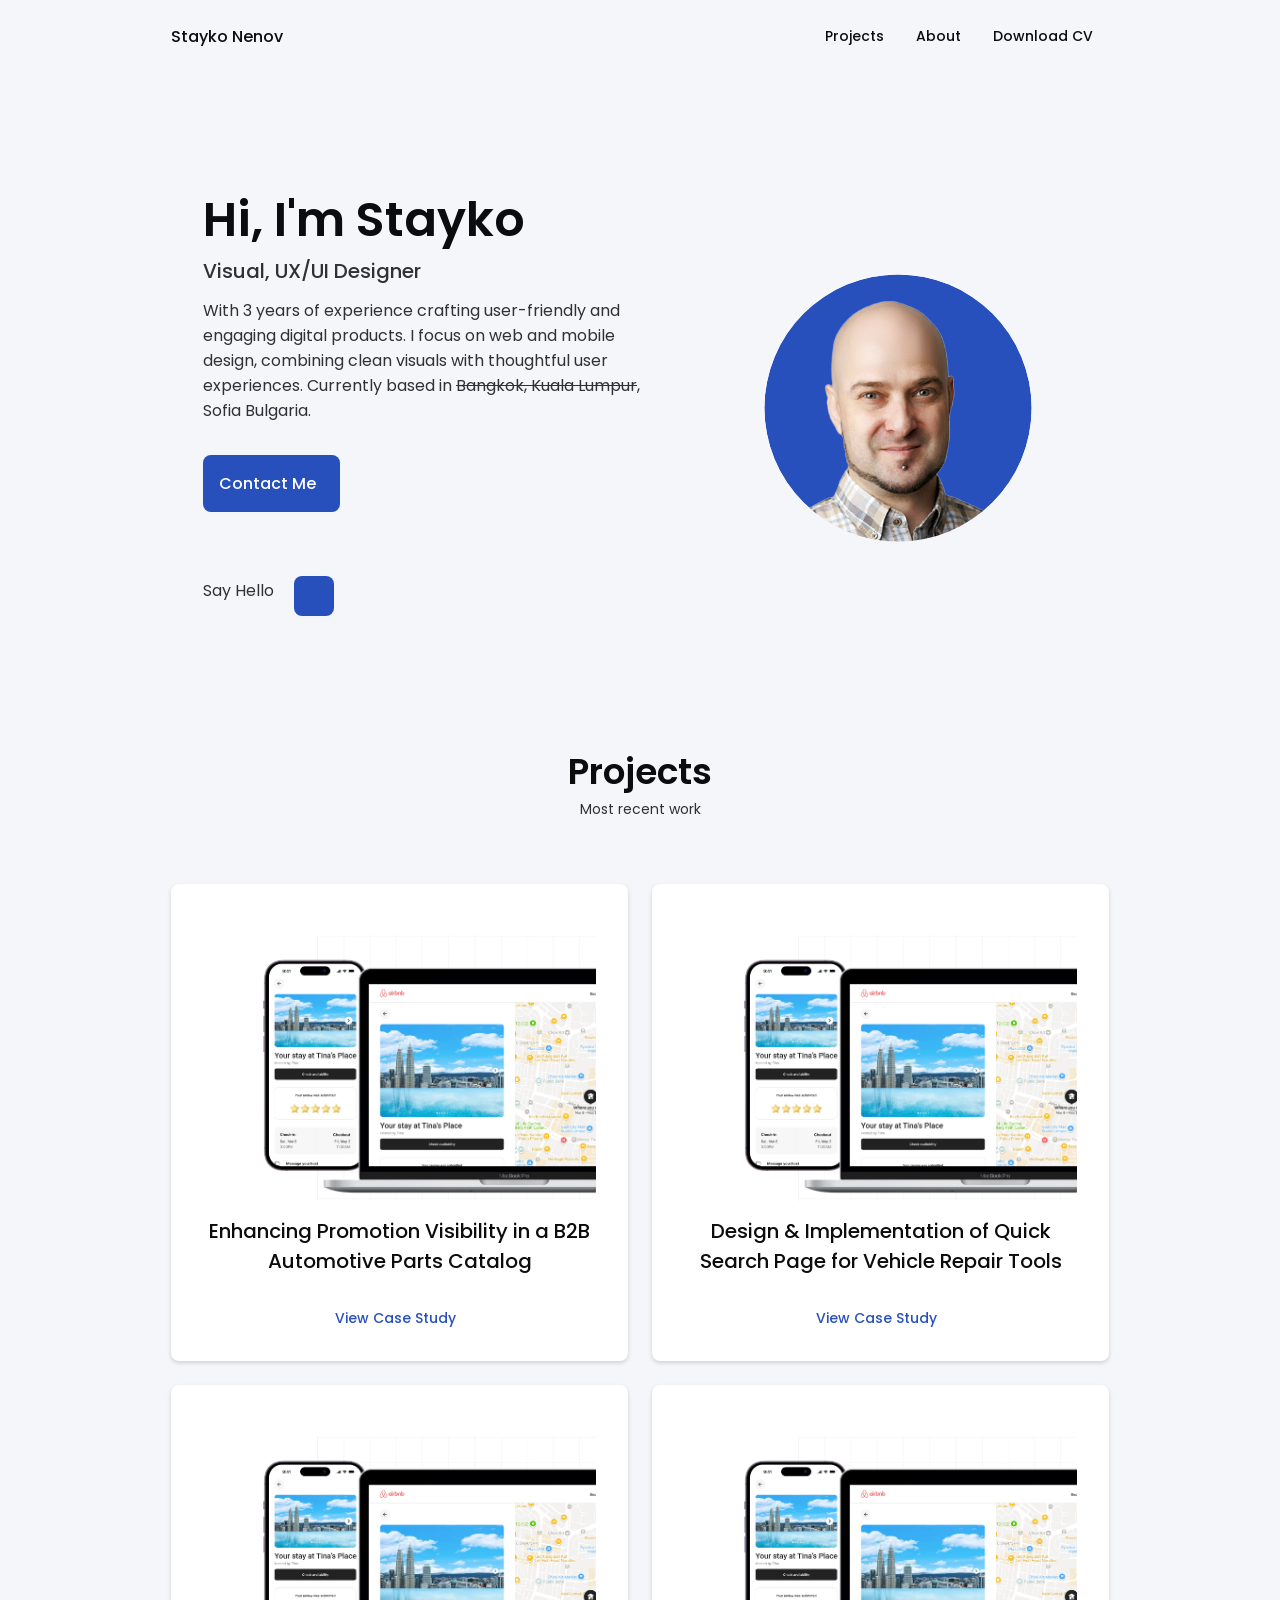
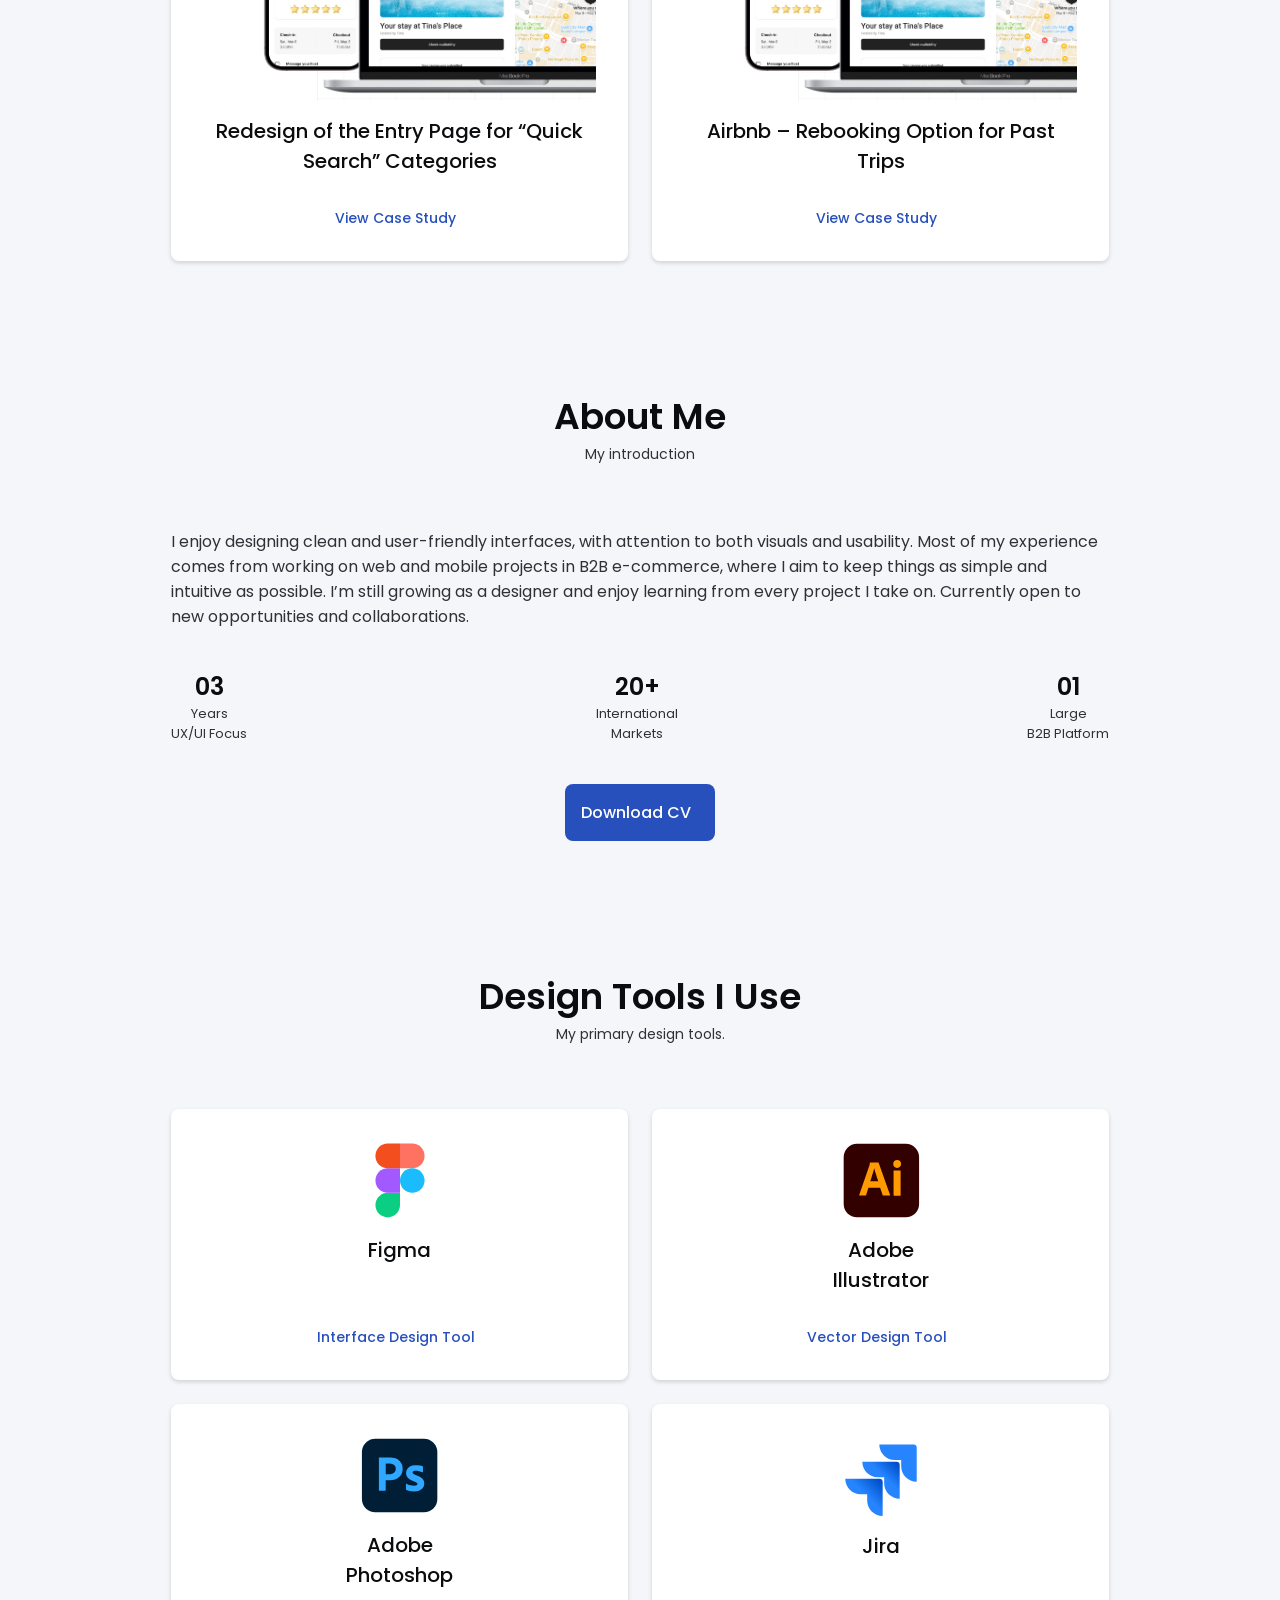
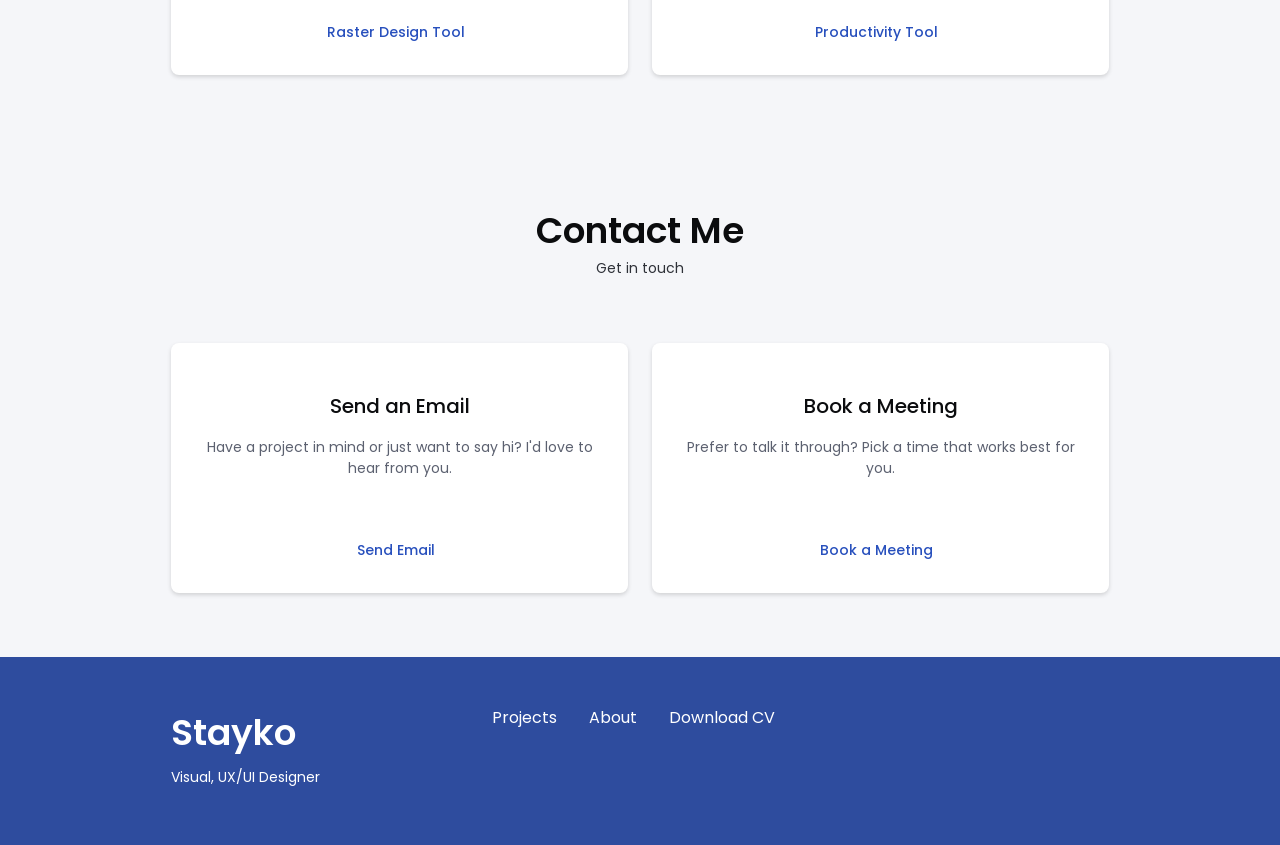
<file: index.html>
<!DOCTYPE html>

<html lang="en">

<head>

    <meta http-equiv="Content-Type" content="text/html; charset=UTF-8">

    <style>

    body {

        transition: opacity ease-in 0.2s;

    }



    body[unresolved] {

        opacity: 0;

        display: block;

        overflow: hidden;

        position: relative;

    }

    </style>

    <meta name="viewport" content="width=device-width, initial-scale=1.0">

    <!--==================== UNICONS ====================-->

    <link rel="stylesheet" href="https://unicons.iconscout.com/release/v4.2.0/css/line.css">

    <!--==================== SWIPER CSS ====================-->

    <link rel="stylesheet" href="assets/css/swiper-bundle.min.css">

    <!--==================== CSS ====================-->

    <link rel="stylesheet" href="assets/css/main.css">

    <title>Responsive Portfolio Website</title>

</head>

<body class="">

    <!--==================== HEADER ====================-->

    <header class="header" id="header" data-landmark-index="0">

        <nav class="nav container" data-landmark-index="1">

            <a href="https://staikone.github.io/SNTest.github.io/index.html" class="nav__logo">Stayko Nenov</a>

            <div class="nav__menu" id="nav-menu">

                <ul class="nav__list grid">

                    <li class="nav__item">

                       <!-- <a href="https://staikone.github.io/SNTest.github.io/index.html#home" class="nav__link active-link">

                            <i class="uil uil-estate nav__icon"></i> Home

                        </a> -->

                            

                    </li> 

                              <li class="nav__item">

                        <a href="https://staikone.github.io/SNTest.github.io/index.html#portfolio" class="nav__link">

                            <i class="uil nav__icon uil-scenery"></i> Projects

                        </a>

                    </li>

                    <li class="nav__item">

                        <a href="https://staikone.github.io/SNTest.github.io/index.html#about" class="nav__link">

                            <i class="uil nav__icon uil-user"></i> About

                        </a>

                    </li>

                   <!-- <li class="nav__item">

                        <a href="https://staikone.github.io/SNTest.github.io/index.html#skills" class="nav__link">

                            <i class="uil nav__icon uil-file-alt"></i> Skills

                        </a>

                    </li> -->

                 <!--   <li class="nav__item">

                        <a href="https://staikone.github.io/SNTest.github.io/index.html#services" class="nav__link">

                            <i class="uil nav__icon uil-briefcase-alt"></i> Services

                        </a>

                    </li> -->

                  

                    <li class="nav__item">

                        <a download="" href="https://drive.google.com/file/d/1XrD2A0Etg42ohongGsYNEXFhg9dVApa6/view?usp=drive_link" class="nav__link" target="_blank" rel="noopener">Download CV

                        </a>

                    </li>

                </ul>

                <i class="uil uil-times nav__close" id="nav-close"></i>

            </div>

            <div class="nav__btns">

                <!-- Theme change button -->

                <i class="uil uil-moon change-theme" id="theme-button"></i>

                <div class="nav__toggle" id="nav-toggle">

                    <i class="uil uil-apps"></i>

                </div>

            </div>

        </nav>

    </header>

    <!--==================== MAIN ====================-->

    <main class="main" data-landmark-index="2">

        <!--==================== HOME ====================-->

        <section class="home section" id="home">

            <div class="home__container container grid">

                <div class="home__content grid">

                    <div class="home__social">

                        <!--Say Hello

                    <a href="https://www.linkedin.com/in/stayko-nenov" target="_blank" class="home__social-icon">

                        <i class="uil uil-linkedin-alt"></i>

                    </a>

                    <a href="https://www.dribbble.com/" target="_blank" class="home__social-icon">

                        <i class="uil uil-dribbble"></i>

                    </a>

                    <a href="https://www.github.com/" target="_blank" class="home__social-icon">

                        <i class="uil uil-github-alt"></i>

                    </a>-->

                    </div>

                    <div class="home__img" data-sr-id="5" style="visibility: visible; opacity: 1; transform: matrix3d(1, 0, 0, 0, 0, 1, 0, 0, 0, 0, 1, 0, 0, 0, 0, 1); transition: all, opacity 2s cubic-bezier(0.5, 0, 0, 1) 0.4s, transform 2s cubic-bezier(0.5, 0, 0, 1) 0.4s;">

                        <svg class="home__blob" viewBox="0 0 479 467" xmlns="http://www.w3.org/2000/svg" xmlns:xlink="http://www.w3.org/1999/xlink">

                            <mask id="mask0" mask-type="alpha">

                                <path d="M250,50 A200,200 0 1,1 250,450 A200,200 0 1,1 250,50 Z"></path>

                            </mask>

                            <g mask="url(#mask0)">

                               <path d="M250,50 A200,200 0 1,1 250,450 A200,200 0 1,1 250,50 Z"></path>

                                <image class="home__blob-img" x="70" y="60" xlink:href="images/Stayko_no_BG.png"></image>

                            </g>

                        </svg>

                    </div>

                    <div class="home__data">

                        <h1 class="home__title txt-fx slide-up">Hi, I'm Stayko</h1>

                        <h2 class="home__subtitle txt-fx slide-up">Visual, UX/UI Designer</h2>

                        <p class="home__description reveal-fade-up delay-100">

                            With 3 years of experience crafting user-friendly and engaging digital products. I focus on web and mobile design, combining clean visuals with thoughtful user experiences. Currently based in

                            <span style="text-decoration: line-through;">Bangkok, Kuala Lumpur</span>, Sofia Bulgaria.</p>

                        <div class="reveal-fade-up delay-200" style="display: inline-block; margin-bottom: var(--mb-2);">

                            <a href="mailto:staikone@gmail.com/" class="button button--flex">

                                Contact Me <i class="uil uil-message button__icon"></i>

                            </a>

                        </div>

                        <!-- Old Say hello buttin

                    <div class="home__social">Say Hello

                        <a href="https://www.linkedin.com/in/stayko-nenov" target="_blank" class="home__social-icon">

                            <i class="uil uil-linkedin-alt"></i>

                        </a>

                        </div> -->

                        <!-- <div class="home__social">

                      <span class="home__social-text">Say Hello</span>

                      <a href="https://www.linkedin.com/in/stayko-nenov" target="_blank" class="home__social-icon">

                        <i class="uil uil-linkedin-alt"></i>

                      </a>

                    </div> -->

                        <div class="home__social reveal-fade-up delay-300">

                            <span class="home__social-text">Say Hello</span>

                            <a href="https://www.linkedin.com/in/stayko-nenov" target="_blank" class="linkedin-button" aria-label="LinkedIn Profile">

                                <i class="uil uil-linkedin-alt"></i>

                            </a>

                        </div>

                    </div>

                </div>



            </div>

        </section>



        <!--==================== PORTFOLIO ====================-->

        <section class="portfolio section" id="portfolio">

            <h2 class="section__title txt-fx slide-up">Projects</h2>

            <span class="section__subtitle reveal-fade-in delay-100">Most recent work</span>



                <div class="services__container container grid">

                <!--==================== PROJECT 1 ====================-->

<div class="services__content reveal-fade-up">

    <div>

        <img src="images/Macbook Pro and iphone OPT.jpg" alt="cover image" width="454" height="195">                       

        <h3 class="services__title">Enhancing Promotion Visibility in a B2B Automotive Parts Catalog</h3>

    </div>

    

    <a href="case-studies/Project-1.html" target="_blank" class="button button--flex button--small button--link services__button">

        View Case Study

        <i class="uil uil-arrow-right button__icon"></i>

    </a>

</div>

                        <!--==================== PROJECT 2 ====================-->

<div class="services__content reveal-fade-up delay-100">

    <div>

        <img src="images/Macbook Pro and iphone OPT.jpg" alt="cover image" width="454" height="195">                       

        <h3 class="services__title">Design & Implementation of Quick Search Page for Vehicle Repair Tools</h3>

    </div>

    

    <a href="case-studies/Project-2.html" target="_blank" class="button button--flex button--small button--link services__button">

        View Case Study

        <i class="uil uil-arrow-right button__icon"></i>

    </a>

</div>

                        <!--==================== PROJECT 3 ====================-->

<div class="services__content reveal-fade-up delay-200">

    <div>

        <img src="images/Macbook Pro and iphone OPT.jpg" alt="cover image" width="454" height="195">                       

        <h3 class="services__title">Redesign of the Entry Page for “Quick Search” Categories</h3>

    </div>

    

    <a href="case-studies/Project-3.html" target="_blank" class="button button--flex button--small button--link services__button">

        View Case Study

        <i class="uil uil-arrow-right button__icon"></i>

    </a>

</div>

                        <!--==================== PROJECT 4 ====================-->

<div class="services__content reveal-fade-up delay-300">

    <div>

        <img src="images/Macbook Pro and iphone OPT.jpg" alt="cover image" width="454" height="195">                       

        <h3 class="services__title">Airbnb – Rebooking Option for Past Trips</h3>

    </div>

    

    <a href="case-studies/Project-4.html" target="_blank" class="button button--flex button--small button--link services__button">

        View Case Study

        <i class="uil uil-arrow-right button__icon"></i>

    </a>

</div>                

                </div>









                

           <!-- <div class="portfolio__container container swiper-container swiper-container-initialized swiper-container-horizontal swiper-container-pointer-events swiper-container-css-mode">

                <div class="swiper-wrapper" id="swiper-wrapper-29e1343e610a3278b" aria-live="polite">

                    <div class="portfolio__content grid swiper-slide swiper-slide-duplicate swiper-slide-duplicate-next" data-swiper-slide-index="2" role="group" aria-label="1 / 5" style="width: 768px;">

                        <img src="./Responsive Portfolio Website_files/portfolio3.jpg" alt="" class="portfolio__img">

                        <div class="portfolio__data">

                            <h3 class="portfolio__title">Online Store</h3>

                            <p class="portfolio__description">

                                Website adaptable to all devices, with ui components and animated interactions.

                            </p>

                            <a href="https://alexa-responsive-portfolio-website.vercel.app/#" class="button button--flex button--small portfolio__button">

                                Demo

                                <i class="uil uil-arrow-right button__icon"></i>

                            </a>

                        </div>

                    </div>

                    <!--==================== PORTFOLIO 1 ====================-->

                  <!--  <div class="portfolio__content grid swiper-slide swiper-slide-prev" data-swiper-slide-index="0" role="group" aria-label="2 / 5" style="width: 768px;">

                        <img src="./Responsive Portfolio Website_files/portfolio1.jpg" alt="" class="portfolio__img">

                        <div class="portfolio__data">

                            <h3 class="portfolio__title">Modern Website</h3>

                            <p class="portfolio__description">

                                Website adaptable to all devices, with ui components and animated interactions.

                            </p>

                            <a href="https://alexa-responsive-portfolio-website.vercel.app/#" class="button button--flex button--small portfolio__button">

                                Demo

                                <i class="uil uil-arrow-right button__icon"></i>

                            </a>

                        </div>

                    </div>

                    <!--==================== PORTFOLIO 2 ====================-->

                  <!--  <div class="portfolio__content grid swiper-slide swiper-slide-active" data-swiper-slide-index="1" role="group" aria-label="3 / 5" style="width: 768px;">

                        <img src="./Responsive Portfolio Website_files/portfolio2.jpg" alt="" class="portfolio__img">

                        <div class="portfolio__data">

                            <h3 class="portfolio__title">Brand Design</h3>

                            <p class="portfolio__description">

                                Website adaptable to all devices, with ui components and animated interactions.

                            </p>

                            <a href="https://alexa-responsive-portfolio-website.vercel.app/#" class="button button--flex button--small portfolio__button">

                                Demo

                                <i class="uil uil-arrow-right button__icon"></i>

                            </a>

                        </div>

                    </div>

                    <!--==================== PORTFOLIO 3 ====================-->

                  <!--  <div class="portfolio__content grid swiper-slide swiper-slide-next" data-swiper-slide-index="2" role="group" aria-label="4 / 5" style="width: 768px;">

                        <img src="./Responsive Portfolio Website_files/portfolio3.jpg" alt="" class="portfolio__img">

                        <div class="portfolio__data">

                            <h3 class="portfolio__title">Online Store</h3>

                            <p class="portfolio__description">

                                Website adaptable to all devices, with ui components and animated interactions.

                            </p>

                            <a href="https://alexa-responsive-portfolio-website.vercel.app/#" class="button button--flex button--small portfolio__button">

                                Demo

                                <i class="uil uil-arrow-right button__icon"></i>

                            </a>

                        </div>

                    </div>

                    <div class="portfolio__content grid swiper-slide swiper-slide-duplicate swiper-slide-duplicate-prev" data-swiper-slide-index="0" role="group" aria-label="5 / 5" style="width: 768px;">

                        <img src="./Responsive Portfolio Website_files/portfolio1.jpg" alt="" class="portfolio__img">

                        <div class="portfolio__data">

                            <h3 class="portfolio__title">Modern Website</h3>

                            <p class="portfolio__description">

                                Website adaptable to all devices, with ui components and animated interactions.

                            </p>

                            <a href="https://alexa-responsive-portfolio-website.vercel.app/#" class="button button--flex button--small portfolio__button">

                                Demo

                                <i class="uil uil-arrow-right button__icon"></i>

                            </a>

                        </div>

                    </div>

                </div>

                <div class="swiper-button-next" tabindex="0" role="button" aria-label="Next slide" aria-controls="swiper-wrapper-29e1343e610a3278b">

                    <i class="uil uil-angle-right-b swiper-portfolio-icon"></i>

                </div>

                <div class="swiper-button-prev" tabindex="0" role="button" aria-label="Previous slide" aria-controls="swiper-wrapper-29e1343e610a3278b">

                    <i class="uil uil-angle-left-b swiper-portfolio-icon"></i>

                </div>

                <div class="swiper-pagination swiper-pagination-clickable swiper-pagination-bullets"><span class="swiper-pagination-bullet" tabindex="0" role="button" aria-label="Go to slide 1"></span><span class="swiper-pagination-bullet swiper-pagination-bullet-active" tabindex="0" role="button" aria-label="Go to slide 2"></span><span class="swiper-pagination-bullet" tabindex="0" role="button" aria-label="Go to slide 3"></span></div>

                <span class="swiper-notification" aria-live="assertive" aria-atomic="true"></span>

            </div> -->

        </section>



        <!--==================== ABOUT ====================-->

        <section class="about section" id="about">

            <h2 class="section__title txt-fx slide-up">About Me</h2>

            <span class="section__subtitle reveal-fade-in delay-100">My introduction</span>

            <div class="about__container container grid">

                <div class="about__data">

                    <p class="about__description reveal-fade-up">

                        I enjoy designing clean and user-friendly interfaces, with attention to both visuals and usability.  

Most of my experience comes from working on web and mobile projects in B2B e-commerce, where I aim to keep things as simple and intuitive as possible.  

I’m still growing as a designer and enjoy learning from every project I take on.  

Currently open to new opportunities and collaborations.

                    </p>

                    <div class="about__info">

                        <div class="reveal-fade-up">

                            <span class="about__info-title">03</span>

                            <span class="about__info-name">Years <br> UX/UI Focus</span>

                        </div>

                        <div class="reveal-fade-up delay-100">

                            <span class="about__info-title">20+</span>

                            <span class="about__info-name">International <br> Markets</span>

                        </div>

                        <div class="reveal-fade-up delay-200">

                            <span class="about__info-title">01</span>

                            <span class="about__info-name">Large <br> B2B Platform</span>

                        </div>

                    </div>

                    <div class="about__buttons reveal-fade-up delay-300">

                        <a download="" href="https://drive.google.com/file/d/1XrD2A0Etg42ohongGsYNEXFhg9dVApa6/view?usp=drive_link" class="button button--flex" target="_blank" rel="noopener">

                            Download CV<i class="uil uil-download-alt button__icon"></i>

                        </a>

                    </div>

                </div>

            </div>

        </section>



        <!--==================== TOOLS ====================-->

<section class="services section" id="services">

  <h2 class="section__title txt-fx slide-up">Design Tools I Use</h2>

  <span class="section__subtitle reveal-fade-in delay-100">

    My primary design tools.

  </span>



  <div class="services__container container grid">



    <!--==================== SERVICES 1 ====================-->

    <div class="services__content reveal-fade-up">

      <div>

        <img src="images/Figma.svg" alt="Figma Icon" width="80" height="80">

        <!-- <i class="uil uil-web-grid services__icon"></i> -->

        <h3 class="services__title">Figma</h3>

      </div>

      <a class="button button--flex button--small button--link services__button"

         href="https://figma.com/" target="_blank" rel="noopener">

        Interface Design Tool

        <i class="uil uil-arrow-right button__icon"></i>

      </a>

    </div>



    <!--==================== SERVICES 2 ====================-->

    <div class="services__content reveal-fade-up delay-100">

      <div>

        <img src="images/Ai.svg" alt="Adobe Illustrator Icon" width="80" height="80">

        <!-- <i class="uil uil-web-grid services__icon"></i> -->

        <h3 class="services__title">Adobe<br>Illustrator</h3>

      </div>

      <a class="button button--flex button--small button--link services__button"

         href="https://www.adobe.com" target="_blank" rel="noopener">

        Vector Design Tool

        <i class="uil uil-arrow-right button__icon"></i>

      </a>

    </div>



    <!--==================== SERVICES 3 ====================-->

    <div class="services__content reveal-fade-up delay-200">

      <div>

        <img src="images/Ps.svg" alt="Adobe Photoshop Icon" width="80" height="80">

        <!-- <i class="uil uil-web-grid services__icon"></i> -->

        <h3 class="services__title">Adobe<br>Photoshop</h3>

      </div>

      <a class="button button--flex button--small button--link services__button"

         href="https://www.adobe.com" target="_blank" rel="noopener">

        Raster Design Tool

        <i class="uil uil-arrow-right button__icon"></i>

      </a>

    </div>



    <!--==================== SERVICES 4 ====================-->

    <div class="services__content reveal-fade-up delay-300">

      <div>

        <img src="images/Jira_Logo.svg" alt="Jira Icon" width="80" height="80">

        <!-- <i class="uil uil-web-grid services__icon"></i> -->

        <h3 class="services__title">Jira</h3>

      </div>

      <a class="button button--flex button--small button--link services__button"

         href="https://www.atlassian.com/software/jira?referer=jira.com/" target="_blank" rel="noopener">

        Productivity Tool

        <i class="uil uil-arrow-right button__icon"></i>

      </a>

    </div>



  </div>

</section>       

        

        <!--==================== CONTACT ME ====================-->

        <section class="contact section" id="contact">

            <h2 class="section__title txt-fx slide-up">Contact Me</h2>

            <span class="section__subtitle reveal-fade-in delay-100">Get in touch</span>



            <div class="services__container container grid">

                <!--==================== CONTACT 1 - EMAIL ====================-->

                <div class="services__content reveal-fade-up">

                    <div>

                        <i class="uil uil-envelope-alt contact__card-icon"></i>

                        <h3 class="services__title">Send an Email</h3>

                        <p class="services__text">

                            Have a project in mind or just want to say hi? I'd love to hear from you.

                        </p>

                    </div>

                    <a href="mailto:staikone@gmail.com" class="button button--flex button--small button--link services__button">

                        Send Email

                        <i class="uil uil-arrow-right button__icon"></i>

                    </a>

                </div>

                <!--==================== CONTACT 2 - MEETING ====================-->

                <div class="services__content reveal-fade-up delay-100">

                    <div>

                        <i class="uil uil-calendar-alt contact__card-icon"></i>

                        <h3 class="services__title">Book a Meeting</h3>

                        <p class="services__text">

                            Prefer to talk it through? Pick a time that works best for you.

                        </p>

                    </div>

                    <a href="https://www.planfy.com/" target="_blank" rel="noopener" class="button button--flex button--small button--link services__button">

                        Book a Meeting

                        <i class="uil uil-arrow-right button__icon"></i>

                    </a>

                </div>

            </div>

        </section>

        <!--==================== FOOTER ====================-->

        <footer class="footer" data-landmark-index="3">

            <div class="footer__bg">

                <div class="footer__container container grid">

                    <div>

                        <h1 class="footer__title">Stayko</h1>

                        <span class="footer__subtitle">Visual, UX/UI Designer</span>

                    </div>

                    <ul class="footer__links">

                        <li>

                            <a href="https://staikone.github.io/SNTest.github.io/index.html#portfolio" class="footer__link">Projects</a>

                        </li>

                        <li>

                            <a href="https://staikone.github.io/SNTest.github.io/index.html#about" class="footer__link">About</a>

                        </li>

                        <li>

                            <a href="https://drive.google.com/file/d/1XrD2A0Etg42ohongGsYNEXFhg9dVApa6/view?usp=drive_link" target="_blank" rel="noopener" class="footer__link">Download CV</a>

                        </li>

                    </ul>

                    <div class="footer__socials">

                        <a href="https://www.facebook.com/" target="_blank" class="footer__social">

                            <i class="uil uil-facebook-f"></i>

                        </a>

                        <a href="https://www.instagram.com/" target="_blank" class="footer__social">

                            <i class="uil uil-instagram"></i>

                        </a>

                        <a href="https://www.twitter.com/" target="_blank" class="footer__social">

                            <i class="uil uil-twitter-alt"></i>

                        </a>

                    </div>

                

                </div>

            </div>

        </footer>

        <!--==================== SCROLL TOP ====================-->

        <a href="#" class="scrollup" id="scroll-up">

            <i class="uil uil-arrow-up scrollup__icon"></i>

        </a>

        <!--==================== SWIPER JS ====================-->

        <script src="assets/css/swiper-bundle.min.js"></script>

        <!--==================== MAIN JS ====================-->

        <script src="assets/js/main.js"></script>

</body>

</html>
</file>
<file: assets/css/main.css>
/*==================== GOOGLE FONTS ====================*/
@import url("https://fonts.googleapis.com/css2?family=Poppins:wght@400;500;600&display=swap");

/*==================== VARIABLES CSS ====================*/
:root {
    --header-height: 3rem;

    /*========== Colors ==========*/
    /* Change favorite color */
    --hue-color: 224; /*Purple 250 - Green 142 - Blue 230 - Pink 340*/

    /* HSL color mode */
    --first-color: hsl(var(--hue-color), 65%, 45%);
    --first-color-second: hsl(var(--hue-color), 55%, 40%);
    --first-color-alt: hsl(var(--hue-color), 45%, 35%);
    --first-color-lighter: hsl(var(--hue-color), 85%, 88%);
    --title-color: hsl(var(--hue-color), 10%, 5%);
    --text-color: hsl(var(--hue-color), 10%, 20%);
    --text-color-light: hsl(var(--hue-color), 10%, 40%);
    --input-color: hsl(var(--hue-color), 20%, 95%);
    --body-color: hsl(var(--hue-color), 25%, 97%);
    --container-color: #fff;
    --scrooll-bar-color: hsl(var(--hue-color), 15%, 85%);
    --scrooll-thumb-color: hsl(var(--hue-color), 15%, 70%);

    /*========== Font and typography ==========*/
    --body-font: "Poppins", sans-serif;

    /* .5rem = 8px, 1rem = 16px, 1.5rem = 24px ... */
    --big-font-size: 2rem;
    --h1-font-size: 1.5rem;
    --h2-font-size: 1.25rem;
    --h3-font-size: 1.125rem;
    --normal-font-size: 0.938rem;
    --small-font-size: 0.893rem;
    --smaller-font-size: 0.75rem;

    /*========== Font weight ==========*/
    --font-medium: 500;
    --font-semi-bold: 600;

    /*========== Margenes Bottom ==========*/
    /* .25rem = 4px, .5rem = 8px, .75rem = 12px ... */
    --mb-0-25: 0.25rem;
    --mb-0-5: 0.5rem;
    --mb-0-75: 0.75rem;
    --mb-1: 1rem;
    --mb-1-5: 1.5rem;
    --mb-2: 2rem;
    --mb-2-5: 2.5rem;
    --mb-3: 3rem;

    /*========== z index ==========*/
    --z-tooltip: 10;
    --z-fixed: 100;
    --z-modal: 1000;
}

/* Font size for large devices */
@media screen and (min-width: 968px) {
    :root {
        --big-font-size: 3rem;
        --h1-font-size: 2.25rem;
        --h2-font-size: 1.5rem;
        --h3-font-size: 1.25rem;
        --normal-font-size: 1rem;
        --small-font-size: 0.875rem;
        --smaller-font-size: 0.813rem;
    }
}

/*========== Variables Dark theme ==========*/
body.dark-theme {
    --first-color-second: hsl(var(--hue-color), 30%, 11%);
    --title-color: hsl(var(--hue-color), 8%, 98%);
    --text-color: hsl(var(--hue-color), 8%, 89%);
    --input-color: hsl(var(--hue-color), 29%, 20%);
    --body-color: hsl(var(--hue-color), 28%, 10%);
    --container-color: hsl(var(--hue-color), 29%, 16%);
    --scrooll-bar-color: hsl(var(--hue-color), 12%, 48%);
    --scrooll-thumb-color: hsl(var(--hue-color), 12%, 36%);
}

/*========== Button Dark/Light ==========*/
.nav__btns {
    display: flex;
    align-items: center;
}

.change-theme {
    font-size: 1.25rem;
    color: var(--title-color);
    margin-right: var(--mb-1);
    cursor: pointer;
}

.change-theme:hover {
    color: var(--first-color);
}

/*==================== BASE ====================*/
* {
    box-sizing: border-box;
    padding: 0;
    margin: 0;
}

html {
    scroll-behavior: smooth;
}

body {
    margin: 0 0 var(--header-height) 0;
    font-family: var(--body-font);
    font-size: var(--normal-font-size);
    background-color: var(--body-color);
    color: var(--text-color);
}

h1,
h2,
h3,
h4 {
    color: var(--title-color);
    font-weight: var(--font-semi-bold);
}

ul {
    list-style: none;
}

a {
    text-decoration: none;
}

img {
    max-width: 100%;
    height: auto;
    padding-bottom: 0.5rem;
    border-radius: 0.25rem;
}

/*==================== REUSABLE CSS CLASSES ====================*/
.section {
    padding: 4.5rem 0 2rem;
}

.section__title {
    font-size: var(--h1-font-size);
}

.section__subtitle {
    display: block;
    font-size: var(--small-font-size);
    margin-bottom: var(--mb-3);
}

.section__title,
.section__subtitle {
    text-align: center;
}
.case__subtitle {
margin-bottom: var(--mb-3);
}
.case-study-page {
margin-top: calc(var(--mb-3) + 5rem);
}
/*==================== LAYOUT ====================*/
.container {
    max-width: 768px;
    margin-left: var(--mb-1-5);
    margin-right: var(--mb-1-5);
}

.grid {
    display: grid;
    gap: 1.5rem;
}

.header {
    width: 100%;
    position: fixed;
    bottom: 0;
    left: 0;
    z-index: var(--z-fixed);
    background-color: var(--body-color);
}

/*==================== NAV ====================*/
.nav {
    max-width: 968px;
    height: var(--header-height);
    display: flex;
    justify-content: space-between;
    align-items: center;
}

.nav__logo,
.nav__toggle {
    color: var(--title-color);
    font-weight: var(--font-medium);
}

.nav__logo:hover {
    color: var(--first-color);
}

.nav__toggle {
    font-size: 1.1rem;
    cursor: pointer;
}

.nav__toggle:hover {
    color: var(--first-color);
}

@media screen and (max-width: 767px) {
    .nav__menu {
        position: fixed;
        bottom: -100%;
        left: 0;
        width: 100%;
        background-color: var(--body-color);
        padding: 2rem 1.5rem 4rem;
        box-shadow: 0 -1px 4px rgba(0, 0, 0, 0.15);
        border-radius: 1.5rem 1.5rem 0 0;
        transition: 0.3s;
    }
}



.nav__list {
    grid-template-columns: repeat(3, 1fr);
    gap: 2rem;
}

.nav__link {
    display: flex;
    flex-direction: column;
    align-items: center;
    font-size: var(--small-font-size);
    color: var(--title-color);
    font-weight: var(--font-medium);
}

.nav__link:hover {
    color: var(--first-color);
}

.nav__icon {
    font-size: 1.2rem;
}

.nav__close {
    position: absolute;
    right: 1.3rem;
    bottom: 0.5rem;
    font-size: 1.5rem;
    cursor: pointer;
    color: var(--first-color);
}

.nav__close:hover {
    color: var(--first-color-alt);
}

/* show menu */
.show-menu {
    bottom: 0;
}

/* Active link */
.active-link {
    color: var(--first-color);
}

/* Change background header */
.scroll-header {
    box-shadow: 0 -1px 4px rgba(0, 0, 0, 0.15);
}

/*==================== HOME ====================*/
.home__container {
    gap: 1rem;
}

.home__content {
    grid-template-columns: 0.5fr 3fr;
    padding-top: 3.5rem;
    align-items: center;
}

.home__social {
    /*display: grid;*/
    grid-template-columns: max-content;
    /*row-gap: 1rem;*/
    
}

.home__social-icon {
    font-size: 1.25rem;
    color: var(--first-color);
}

.home__social-icon:hover {
    color: var(--first-color-alt);
}

.home__blob {
    width: 200px;
    fill: var(--first-color);
}

.home__blob-img {
    width: 360px;
}

.home__data {
    grid-column: 1/3;
}

.home__title {
    font-size: var(--big-font-size);
}

.home__subtitle {
    font-size: var(--h3-font-size);
    color: var(--text-color);
    font-weight: var(--font-medium);
    margin-bottom: var(--mb-0-75);
}

.home__description {
    margin-bottom: var(--mb-2);
}

.home__scroll {
    display: none;
}

.home__scroll-button {
    color: var(--first-color);
    transition: 0.3s;
}

.home__scroll-button:hover {
    transform: translateY(0.25rem);
}

.home__scroll-mouse {
    font-size: 2rem;
}

.home__scroll-name {
    font-size: var(--small-font-size);
    color: var(--title-color);
    font-weight: var(--font-medium);
    margin-right: var(--mb-0-25);
}

.home__scroll-arrow {
    font-size: 1.25rem;
}

/*==================== BUTTONS ====================*/
.button {
    display: inline-block;
    background-color: var(--first-color);
    color: #fff;
    padding: 1rem;
    border-radius: 0.5rem;
    font-weight: var(--font-medium);
}

.button:hover {
    background-color: var(--first-color-alt);
}

.button__icon {
    font-size: 1.25rem;
    margin-left: var(--mb-0-5);
    transition: 0.3s;
}

.button--flex {
    display: inline-flex;
    align-items: center;
}

.button--small {
    padding: 0.75rem 1rem;
}

.button--link {
    padding: 0;
    background-color: transparent;
    color: var(--first-color);
}

.button--link:hover {
    background-color: transparent;
    color: var(--first-color-alt);
}

.button--white {
    background-color: #fff;
    color: var(--first-color);
}

.button--white:hover {
    background-color: #fff;
}

/*==================== ABOUT ====================*/
.about__img {
    width: 200px;
    border-radius: 0.5rem;
    justify-self: center;
    align-items: center;
}

.about__description {
    text-align: initial;
    margin-bottom: var(--mb-2-5);
    
}

.about__info {
    display: flex;
    justify-content: space-evenly;
    margin-bottom: var(--mb-2-5);
}

.about__info-title {
    font-size: var(--h2-font-size);
    font-weight: var(--font-semi-bold);
    color: var(--title-color);
}

.about__info-name {
    font-size: var(--smaller-font-size);
}

.about__info-title,
.about__info-name {
    display: block;
    text-align: center;
}

.about__buttons {
    display: flex;
    justify-content: center;
}

/*==================== SKILLS ====================*/
.skills__container {
    row-gap: 0;
}

.skills__header {
    display: flex;
    align-items: center;
    margin-bottom: var(--mb-2-5);
    cursor: pointer;
}

.skills__icon,
.skills__arrow {
    font-size: 2rem;
    color: var(--first-color);
}

.skills__icon {
    margin-right: var(--mb-0-75);
}

.skills__title {
    font-size: var(--h3-font-size);
}

.skills__subtitle {
    font-size: var(--small-font-size);
    color: var(--text-color-light);
}

.skills__arrow {
    margin-left: auto;
    transition: 0.4s;
}

.skills__list {
    row-gap: 1.5rem;
    padding-left: 2.7rem;
}

.skills__titles {
    display: flex;
    justify-content: space-between;
    margin-bottom: var(--mb-0-5);
}

.skills__name {
    font-size: var(--normal-font-size);
    font-weight: var(--font-medium);
}

.skills__bar,
.skills__percentage {
    height: 5px;
    border-radius: 0.25rem;
}

.skills__bar {
    background-color: var(--first-color-lighter);
}

.skills__percentage {
    display: block;
    background-color: var(--first-color);
}

.skills__html {
    width: 90%;
}

.skills__css {
    width: 80%;
}

.skills__js {
    width: 60%;
}

.skills__react {
    width: 85%;
}

.skills__php {
    width: 80%;
}

.skills__node {
    width: 70%;
}

.skills__firebase {
    width: 90%;
}

.skills__python {
    width: 55px;
}

.skills__figma {
    width: 90%;
}

.skills__sketch {
    width: 85%;
}

.skills__photoshop {
    width: 85%;
}

.skills__close .skills__list {
    height: 0;
    overflow: hidden;
}

.skills__open .skills__list {
    height: max-content;
    margin-bottom: var(--mb-2-5);
}

.skills__open .skills__arrow {
    transform: rotate(-180deg);
}

/*==================== QUALIFICATION ====================*/
.qualification__tabs {
    display: flex;
    justify-content: space-evenly;
    margin-bottom: var(--mb-2);
}

.qualification__button {
    font-size: var(--h3-font-size);
    font-weight: var(--font-medium);
    cursor: pointer;
}

.qualification__button:hover {
    color: var(--first-color);
}

.qualification__icon {
    font-size: 1.8rem;
    margin-right: var(--mb-0-25);
}

.qualification__data {
    display: grid;
    grid-template-columns: 1fr max-content 1fr;
    column-gap: 1.5rem;
}

.qualification__title {
    font-size: var(--normal-font-size);
    font-weight: var(--font-medium);
}

.qualification__subtitle {
    display: inline-block;
    font-size: var(--small-font-size);
    margin-bottom: var(--mb-1);
}

.qualification__calendar {
    font-size: var(--smaller-font-size);
    color: var(--text-color-light);
}

.qualification__rounder {
    display: inline-block;
    width: 13px;
    height: 13px;
    background-color: var(--first-color);
    border-radius: 50%;
}

.qualification__line {
    display: block;
    width: 1px;
    height: 100%;
    background-color: var(--first-color);
    transform: translate(6px, -7px);
}

.qualification [data-content] {
    display: none;
}

.qualification__active[data-content] {
    display: block;
}

.qualification__button.qualification__active {
    color: var(--first-color);
}

/*==================== SERVICES ====================*/
.services__container {
    gap: 1.5rem;
    grid-template-columns: repeat(2, 1fr);
}

.services__content {
    position: relative;
    background-color: var(--container-color);
    padding: 3.5rem 0.5rem 1.25rem 1.5rem;
    border-radius: 0.5rem;
    box-shadow: 0 2px 4px rgba(0, 0, 0, 0.15);
    transition: transform 0.3s ease, box-shadow 0.3s ease;
}

.services__content:hover {
    transform: translateY(-5px) scale(1.02);
    box-shadow: 0 10px 20px rgba(0, 0, 0, 0.1);
}

.services__icon {
    display: block;
    font-size: 1.5rem;
    color: var(--first-color);
    margin-bottom: var(--mb-1);
}

.services__title {
    font-size: var(--h3-font-size);
    margin-bottom: var(--mb-1);
    font-weight: var(--font-medium);
}

.services__button {
    cursor: pointer;
    font-size: var(--small-font-size);
}

.services__button:hover .button__icon {
    transform: translateX(0.25rem);
}

.services__modal {
    position: fixed;
    top: 0;
    left: 0;
    right: 0;
    bottom: 0;
    background-color: rgba(0, 0, 0, 0.5);
    display: flex;
    align-items: center;
    justify-content: center;
    padding: 0 1rem;
    z-index: var(--z-modal);
    opacity: 0;
    visibility: hidden;
    transition: 0.3s;
}

.services__modal-content {
    position: relative;
    background-color: var(--container-color);
    padding: 1.5rem;
    border-radius: 0.5rem; 
    max-width: 800px;                  /* ширина на модала */
    max-height: 90vh;                  /* височина ограничена до 90% от екрана */
    overflow-y: auto; 
}

.services__modal-services {
    row-gap: 1rem;
}

.services__modal-service {
    display: flex;
}

.services__modal-title {
    font-size: var(--h3-font-size);
    font-weight: var(--font-medium);
    margin-bottom: var(--mb-1-5);
     margin-top: var(--mb-1-5);
}

.services__modal-close {
    position: absolute;
    top: 1rem;
    right: 1rem;
    font-size: 1.5em;
    color: var(--first-color);
    cursor: pointer;
}

.services__modal-icon {
    color: var(--first-color);
    margin-right: var(--mb-0-25);
}

/* Active Modal */
.active-modal {
    opacity: 1;
    visibility: visible;
}

/*==================== PORTFOLIO ====================*/
.portfolio__container {
    overflow: initial;
}

.portfolio__content {
    padding: 0 1.5rem;
}

.portfolio__img {
    width: 265px;
    border-radius: 0.5rem;
    justify-self: center;
}

.portfolio__title {
    font-size: var(--h3-font-size);
    margin-bottom: var(--mb-0-5);
}

.portfolio__description {
    margin-bottom: var(--mb-0-75);
}

.portfolio__button:hover .button__icon {
    transform: translateX(0.25rem);
}

.swiper-button-prev::after,
.swiper-button-next::after {
    content: "";
}

.swiper-portfolio-icon {
    font-size: 2rem;
    color: var(--first-color);
}

.swiper-button-prev {
    left: -0.5rem;
}

.swiper-button-next {
    right: -0.5rem;
}

.swiper-container-horizontal > .swiper-pagination-bullets {
    bottom: -2.5rem;
}

.swiper-pagination-bullet-active {
    background-color: var(--first-color);
}

.swiper-button-prev,
.swiper-button-next,
.swiper-pagination-bullet {
    outline: none;
}

/*==================== PROJECT IN MIND ====================*/
.project {
    text-align: center;
}

.project__bg {
    background-color: var(--first-color-second);
    padding-top: 3rem;
}

.project__title {
    font-size: var(--h2-font-size);
    margin-bottom: var(--mb-0-75);
}

.project__description {
    margin-bottom: var(--mb-1-5);
}

.project__title,
.project__description {
    color: #fff;
}

.project__img {
    width: 232px;
    justify-self: center;
}

/*==================== TESTIMONIAL ====================*/
.testimonial__data,
.testimonial__header {
    display: flex;
}

.testimonial__data {
    justify-content: space-between;
    margin-bottom: var(--mb-1);
}

.testimonial__img {
    width: 60px;
    height: 60px;
    border-radius: 50%;
    margin-right: var(--mb-0-75);
}

.testimonial__name {
    font-size: var(--h3-font-size);
    font-weight: var(--font-medium);
}

.testimonial__client {
    font-size: var(--small-font-size);
    color: var(--text-color-light);
}

.testimonial__description {
    margin-bottom: var(--mb-2-5);
}

.testimonial__icon-star {
    color: var(--first-color);
}

.swiper-container .swiper-pagination-testimonial {
    bottom: 0;
}

/*==================== CONTACT ME ====================*/
.contact__card-icon {
    display: block;
    font-size: 2.5rem;
    color: var(--first-color);
    margin-bottom: var(--mb-1);
}

.services__text {
    font-size: var(--small-font-size);
    color: var(--text-color-light);
    margin-bottom: var(--mb-1);
}
.contact__label {
    font-size: var(--smaller-font-size);
    color: var(--title-color);
}

/*==================== FOOTER ====================*/
.footer {
    padding-top: 2rem;
}

.footer__container {
    row-gap: 3.5rem;
}

.footer__bg {
    background-color: var(--first-color-second);
    padding: 2rem 0rem 3rem;
}

.footer__title {
    font-size: var(--h1-font-size);
    margin-bottom: var(--mb-0-25);
}

.footer__subtitle {
    font-size: var(--small-font-size);
}

.footer__links {
    display: flex;
    flex-direction: column;
    row-gap: 1.5rem;
}

.footer__link:hover {
    color: var(--first-color-lighter);
}

.footer__social {
    font-size: 1.25rem;
    margin-right: var(--mb-1-5);
}

.footer__social:hover {
    color: var(--first-color-lighter);
}

.footer__title,
.footer__subtitle,
.footer__link,
.footer__social {
    color: #fff;
}

/*========== SCROLL UP ==========*/
.scrollup {
    position: fixed;
    right: 1rem;
    bottom: -20%;
    background-color: var(--first-color);
    opacity: 0.8;
    padding: 0 0.3rem;
    border-radius: 0.4rem;
    z-index: var(--z-tooltip);
    transition: 0.4s;
}

.scrollup:hover {
    background-color: var(--first-color-alt);
}

.scrollup__icon {
    font-size: 1.5rem;
    color: #fff;
}

/* Show scroll */
.show-scroll {
    bottom: 5rem;
}

/*========== SCROLL BAR ==========*/
::-webkit-scrollbar {
    width: 0.6rem;
    background-color: var(--scrooll-bar-color);
    border-radius: 0.5rem;
}

::-webkit-scrollbar-thumb {
    background-color: var(--scrooll-thumb-color);
    border-radius: 0.5rem;
}

::-webkit-scrollbar-thumb:hover {
    background-color: var(--text-color-light);
}

/*==================== MEDIA QUERIES ====================*/
/* For small devices */
@media screen and (max-width: 350px) {
    .container {
        margin-left: var(--mb-1);
        margin-right: var(--mb-1);
    }

    .nav__menu {
        padding: 2rem 0.25rem 4rem;
    }

    .nav__list {
        column-gap: 0;
    }

    .home__content {
        grid-template-columns: 0.25fr 3fr;
    }

    .home__blob {
        width: 180px;
    }

    .skills__title {
        font-size: var(--normal-font-size);
    }

    .qualification__data {
        gap: 0.5rem;
    }

    .services__container {
        grid-template-columns: max-content;
        justify-content: center;
    }

    .services__content {
        padding-right: 3.5rem;
    }

    .services__modal {
        padding: 0rem 0.5rem;
    }

    .project__img {
        width: 200px;
    }

    .testimonial__data,
    .testimonial__header {
        flex-direction: column;
        align-items: center;
    }

    .testimonial__img {
        margin-right: 0;
        margin-bottom: var(--mb-0-25);
    }

    .testimonial__data,
    .testimonial__description {
        text-align: center;
    }
    
    .home__social {
        transform: translateX(0rem);
        margin-top: 32px;
    }

    .services__container {
    display: flex;
    flex-wrap: wrap;          /* позволява кутийките да се пренареждат */
    justify-content: center;  /* центрира кутийките в контейнера */
    gap: 1.5rem;              /* разстояние между кутийките */
}

.services__content {
    flex: 1 1 200px;          /* расте и се свива, минимална ширина 200px */
    min-height: 250px;
    padding: 2rem;
    display: flex;
    flex-direction: column;
    align-items: center;
    justify-content: space-between; /* бутонът винаги в долния край */
    text-align: center;
    box-sizing: border-box;   /* padding не чупи ширината */
}

.services__button {
    display: inline-flex;
    align-items: center;
    justify-content: center;
    text-decoration: none;
    margin-top: 1rem;        /* оставя малко пространство отгоре */
    position: relative;       /* вече не трябва да е absolute */
}
    
}

@media screen and (max-width: 567px) {
    .home__social {
        transform: translateX(0rem);
        margin-top: 32px;
    }

    .services__container {
    display: flex;
    flex-wrap: wrap;          /* позволява кутийките да се пренареждат */
    justify-content: center;  /* центрира кутийките в контейнера */
    gap: 1.5rem;              /* разстояние между кутийките */
}

.services__content {
    flex: 1 1 200px;          /* расте и се свива, минимална ширина 200px */
    min-height: 250px;
    padding: 2rem;
    display: flex;
    flex-direction: column;
    align-items: center;
    justify-content: space-between; /* бутонът винаги в долния край */
    text-align: center;
    box-sizing: border-box;   /* padding не чупи ширината */
}

.services__button {
    display: inline-flex;
    align-items: center;
    justify-content: center;
    text-decoration: none;
    margin-top: 1rem;        /* оставя малко пространство отгоре */
    position: relative;       /* вече не трябва да е absolute */
}
    
}


/* For medium devices */
@media screen and (min-width: 568px) {
    .home__content {
        grid-template-columns: max-content 1fr 1fr;
    }

    .home__data {
        grid-column: initial;
    }

    .home__img {
        order: 1;
        justify-self: center;
    }

    /*.about__container,*/
    .skills__container,
    .portfolio__content,
    .project__container,
    .contact__container,
    .footer__container {
        grid-template-columns: repeat(2, 1fr);
    }

    .qualification__sections {
        display: grid;
        grid-template-columns: 0.6fr;
        justify-content: center;
    }
    
    .home__social {
        transform: translateX(0rem);
        margin-top: 32px;
    }
    
    .services__container {
    
    flex-wrap: wrap;          /* позволява кутийките да се пренареждат */
    justify-content: center;  /* центрира кутийките в контейнера */
    gap: 1.5rem;              /* разстояние между кутийките */
}

.services__content {
    flex: 1 1 200px;          /* расте и се свива, минимална ширина 200px */
    min-height: 250px;
    padding: 2rem;
    display: flex;
    flex-direction: column;
    align-items: center;
    justify-content: space-between; /* бутонът винаги в долния край */
    text-align: center;
    box-sizing: border-box;   /* padding не чупи ширината */
}

.services__button {
    display: inline-flex;
    align-items: center;
    justify-content: center;
    text-decoration: none;
    margin-top: 1rem;        /* оставя малко пространство отгоре */
    position: relative;       /* вече не трябва да е absolute */
}
    
}

@media screen and (min-width: 768px) {
    .container {
        margin-left: auto;
        margin-right: auto;
    }

    body {
        margin: 0;
    }

    .section {
        padding: 6rem 0 2rem;
    }

    .section__subtitle {
        margin-bottom: 4rem;
    }

    .header {
        top: 0;
        bottom: initial;
    }

    .header,
    .main,
    .footer__container {
        padding: 0 1rem;
    }

    .nav {
        height: calc(var(--header-height) + 1.5rem);
        column-gap: 1rem;
    }

    .nav__icon,
    .nav__close,
    .nav__toggle {
        display: none;
    }

    .nav__list {
        display: flex;
        column-gap: 2rem;
    }

    .nav__menu {
        margin-left: auto;
    }

    .change-theme {
        margin: 0;
    }

    .home__container {
        row-gap: 5rem;
    }

    .home__content {
        padding-top: 5.5rem;
        column-gap: 2rem;
    }

    .home__blob {
        width: 270px;
    }

    .home__scroll {
        display: block;
    }

    .home__scroll-button {
        margin-left: 1.3rem;
    }

    .about__container {
        column-gap: 5rem;
    }

    .about__img {
        width: 350px;
    }

    .about__description {
        text-align: initial;
    }

    .about__info {
        justify-content: space-between;
    }

    .about__buttons {
       /* justify-content: initial; */
    }

    .qualification__tabs {
        justify-content: center;
    }

    .qualification__button {
        margin: 0 var(--mb-1);
    }

    .qualification__sections {
        grid-template-columns: 0.5fr;
    }

    .services__container {
        grid-template-columns: repeat(2, 1fr);
        justify-content: center;
    }

    .services__icon {
        font-size: 2rem;
    }

   .services__container {
    
    flex-wrap: wrap;          /* позволява кутийките да се пренареждат */
    justify-content: center;  /* центрира кутийките в контейнера */
    gap: 1.5rem;              /* разстояние между кутийките */
}

.services__content {
    flex: 1 1 200px;          /* расте и се свива, минимална ширина 200px */
    min-height: 250px;
    padding: 2rem;
    display: flex;
    flex-direction: column;
    align-items: center;
    justify-content: space-between; /* бутонът винаги в долния край */
    text-align: center;
    box-sizing: border-box;   /* padding не чупи ширината */
}

.services__button {
    display: inline-flex;
    align-items: center;
    justify-content: center;
    text-decoration: none;
    margin-top: 1rem;        /* оставя малко пространство отгоре */
    position: relative;       /* вече не трябва да е absolute */
}





    .services__modal-content {
        /* width: 450px; */
    }

    .portfolio__img {
        width: 320px;
    }

    .portfolio__content {
        align-items: center;
    }

    .project {
        text-align: initial;
    }

    .project__bg {
        background: none;
    }

    .project__container {
        background-color: var(--first-color-second);
        border-radius: 1rem;
        padding: 3rem 2.5rem 0;
        grid-template-columns: 1fr max-content;
        column-gap: 3rem;
    }

    .project__data {
        padding-top: 0.8rem;
    }

    .footer__container {
        grid-template-columns: repeat(3, 1fr);
    }

    .footer__bg {
        padding: 3rem 0 3.5rem;
    }

    .footer__links {
        flex-direction: row;
        column-gap: 2rem;
    }

    .footer__socials {
        justify-self: flex-end;
    }
    .home__social {
        transform: translateX(0rem);
        margin-top: 32px;
    }
}

/* For large devices */
@media screen and (min-width: 1024px) {
    .header,
    .main,
    .footer__container {
        padding: 0;
    }

    .home__blob {
        width: 320px;
    }

    .services__container {
        grid-template-columns: repeat(2, 1fr);
    }

    .portfolio__content {
        column-gap: 5rem;
    }

    .swiper-portfolio-icon {
        font-size: 3.5rem;
    }

    .swiper-button-prev {
        left: -3.5rem;
    }

    .swiper-button-next {
        right: -3.5rem;
    }

    .swiper-container-horizontal > .swiper-pagination-bullets {
        bottom: -4.5rem;
    }

    .contact__form {
        width: 460px;
    }

    .contact__inputs {
        grid-template-columns: repeat(2, 1fr);
    }
    
    /*.home__social {
        transform: translateX(-6rem)*/
        transform: translateX(0rem);
        margin-top: 32px;
         /*padding-top: 1.5rem;
        padding-bottom: 2.5rem;
        flex-direction: row;
        align-self: flex-end;
        display: flex;
        column-gap: 0.5rem; */
    }
    /*.home__social {
      display: flex;
      align-items: flex-end; /* Align items to the bottom */
     /* gap: 8px; /* Optional spacing between text and icon */
     /* margin-top: 16px;
    }

.home__social-icon i {
  font-size: 20px;
  vertical-align: bottom;
}*/

.linkedin-button {
  display: inline-flex;
  justify-content: center;
  align-items: center;
  width: 40px;
  height: 40px;
  background-color: var(--first-color);
  /*border-radius: 50%;*/
  border-radius: 0.5rem;
  text-decoration: none;
margin-left: 16px;
}

.linkedin-button i {
  font-size: 24px;
  color: white;
  line-height: 1;
}


/* Синхронизиране на ширината на header и main content */
.header .container,
.main .container {
    max-width: 968px; /* или каквато е текущата стойност за .container */
    margin: 0 auto;
    padding: 0 15px;
}

/* Алтернативно - задайте еднаква max-width за всички контейнери */
.container {
    max-width: 968px !important; /* използвайте !important само ако е необходимо */
    margin-left: auto !important;
    margin-right: auto !important;
}
}

/*==================== SCROLL ANIMATIONS ====================*/
.reveal-top,
.reveal-fade-up,
.reveal-fade-in,
.txt-fx {
    opacity: 0;
    will-change: transform, opacity;
    transition: opacity 0.8s cubic-bezier(0.5, 0, 0, 1),
                transform 0.8s cubic-bezier(0.5, 0, 0, 1);
}

.reveal-top {
    transform: translateY(-30px);
}

.reveal-fade-up {
    transform: translateY(40px);
}

.reveal-fade-in {
    transform: translateY(15px);
}

.txt-fx.slide-up {
    /* transform: translateY(50px); */
    transition-duration: 1s;
}

.delay-100 { transition-delay: 0.1s; }
.delay-200 { transition-delay: 0.2s; }
.delay-300 { transition-delay: 0.3s; }

.active-reveal {
    opacity: 1;
    transform: translateY(0);
}
</file>
